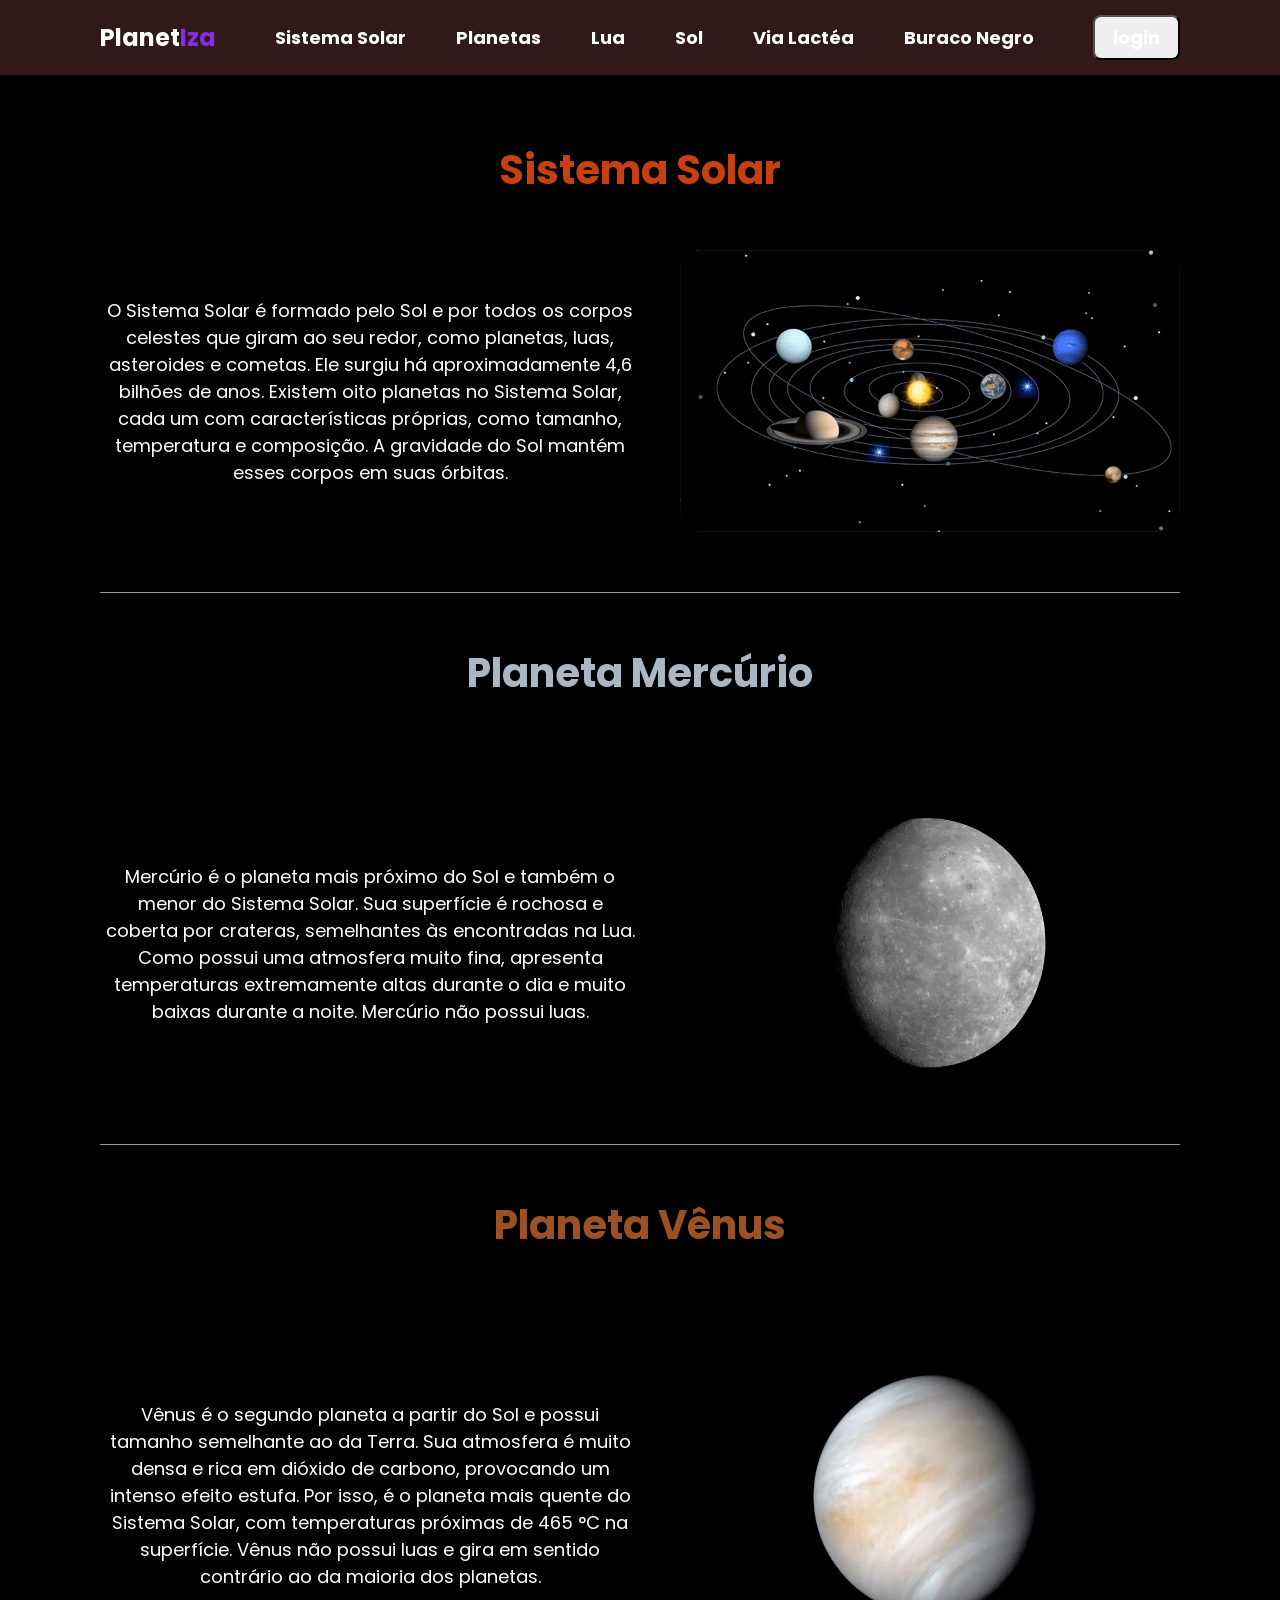
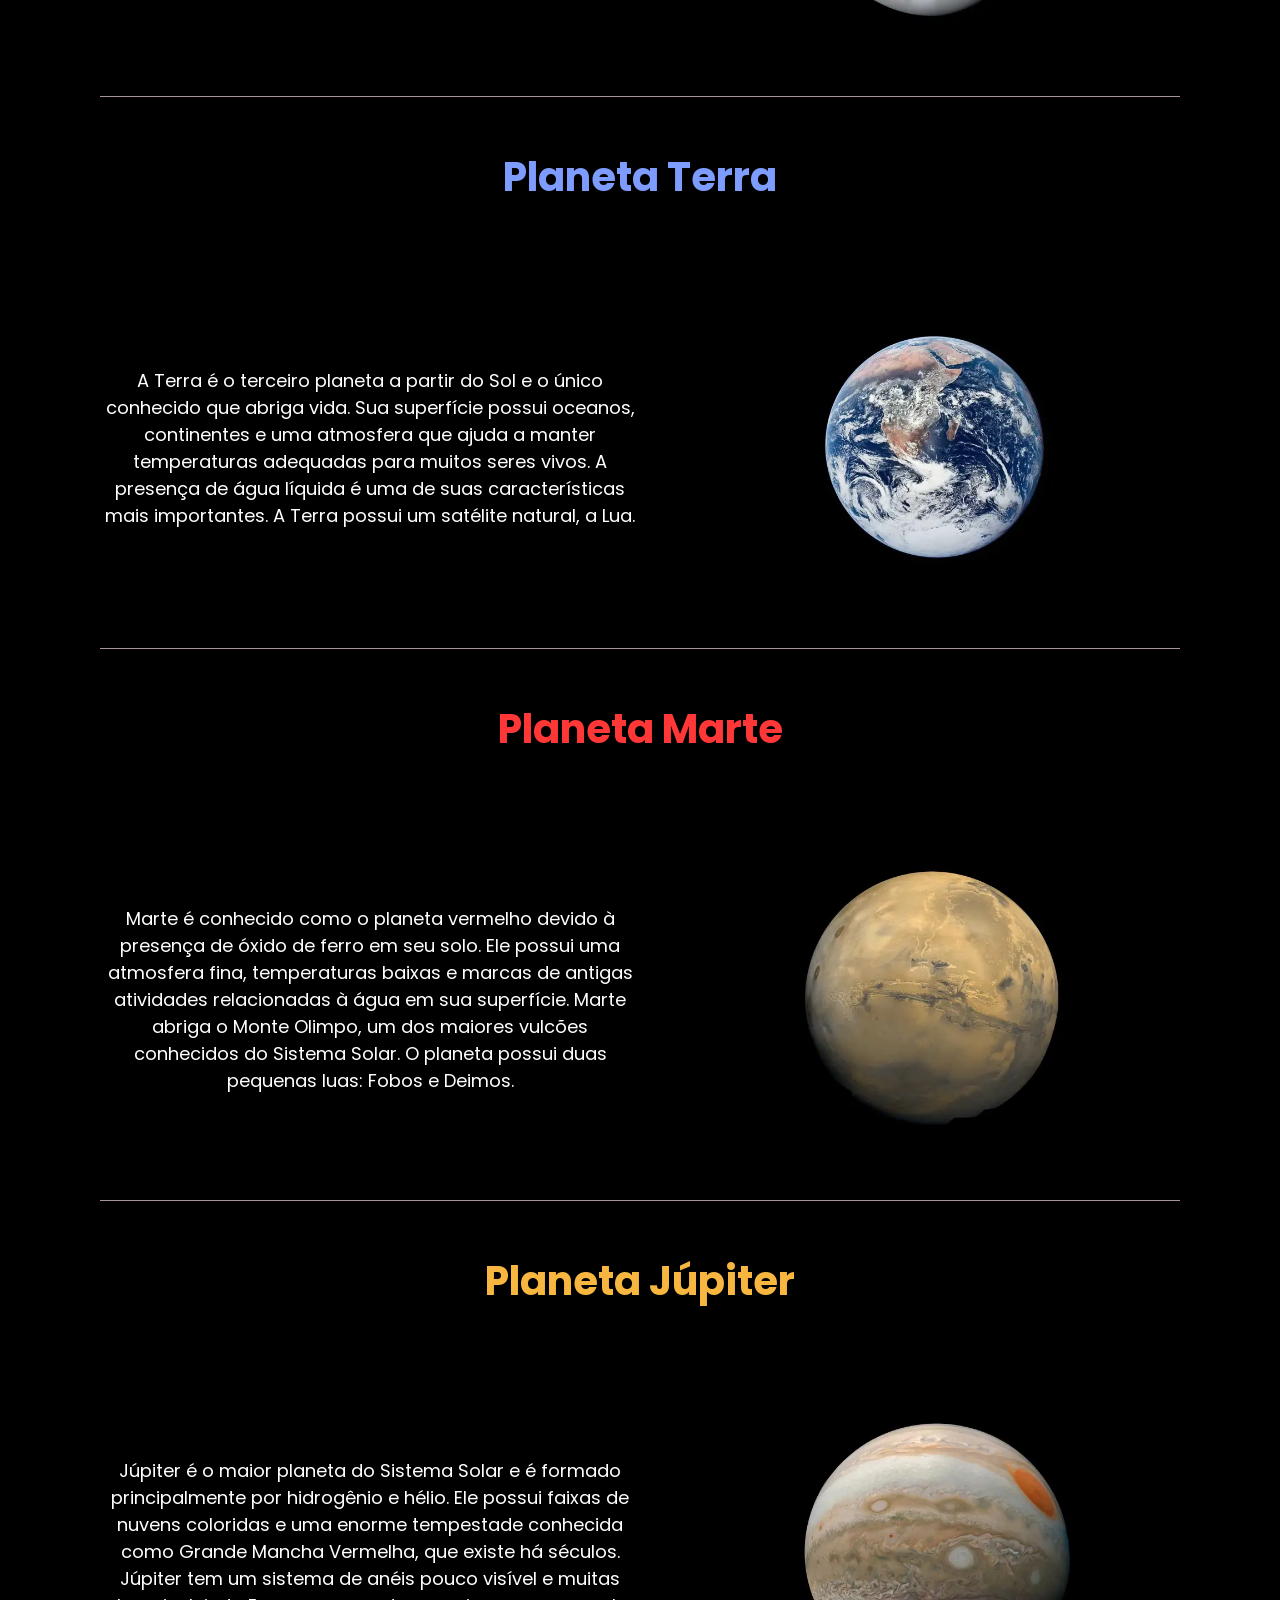
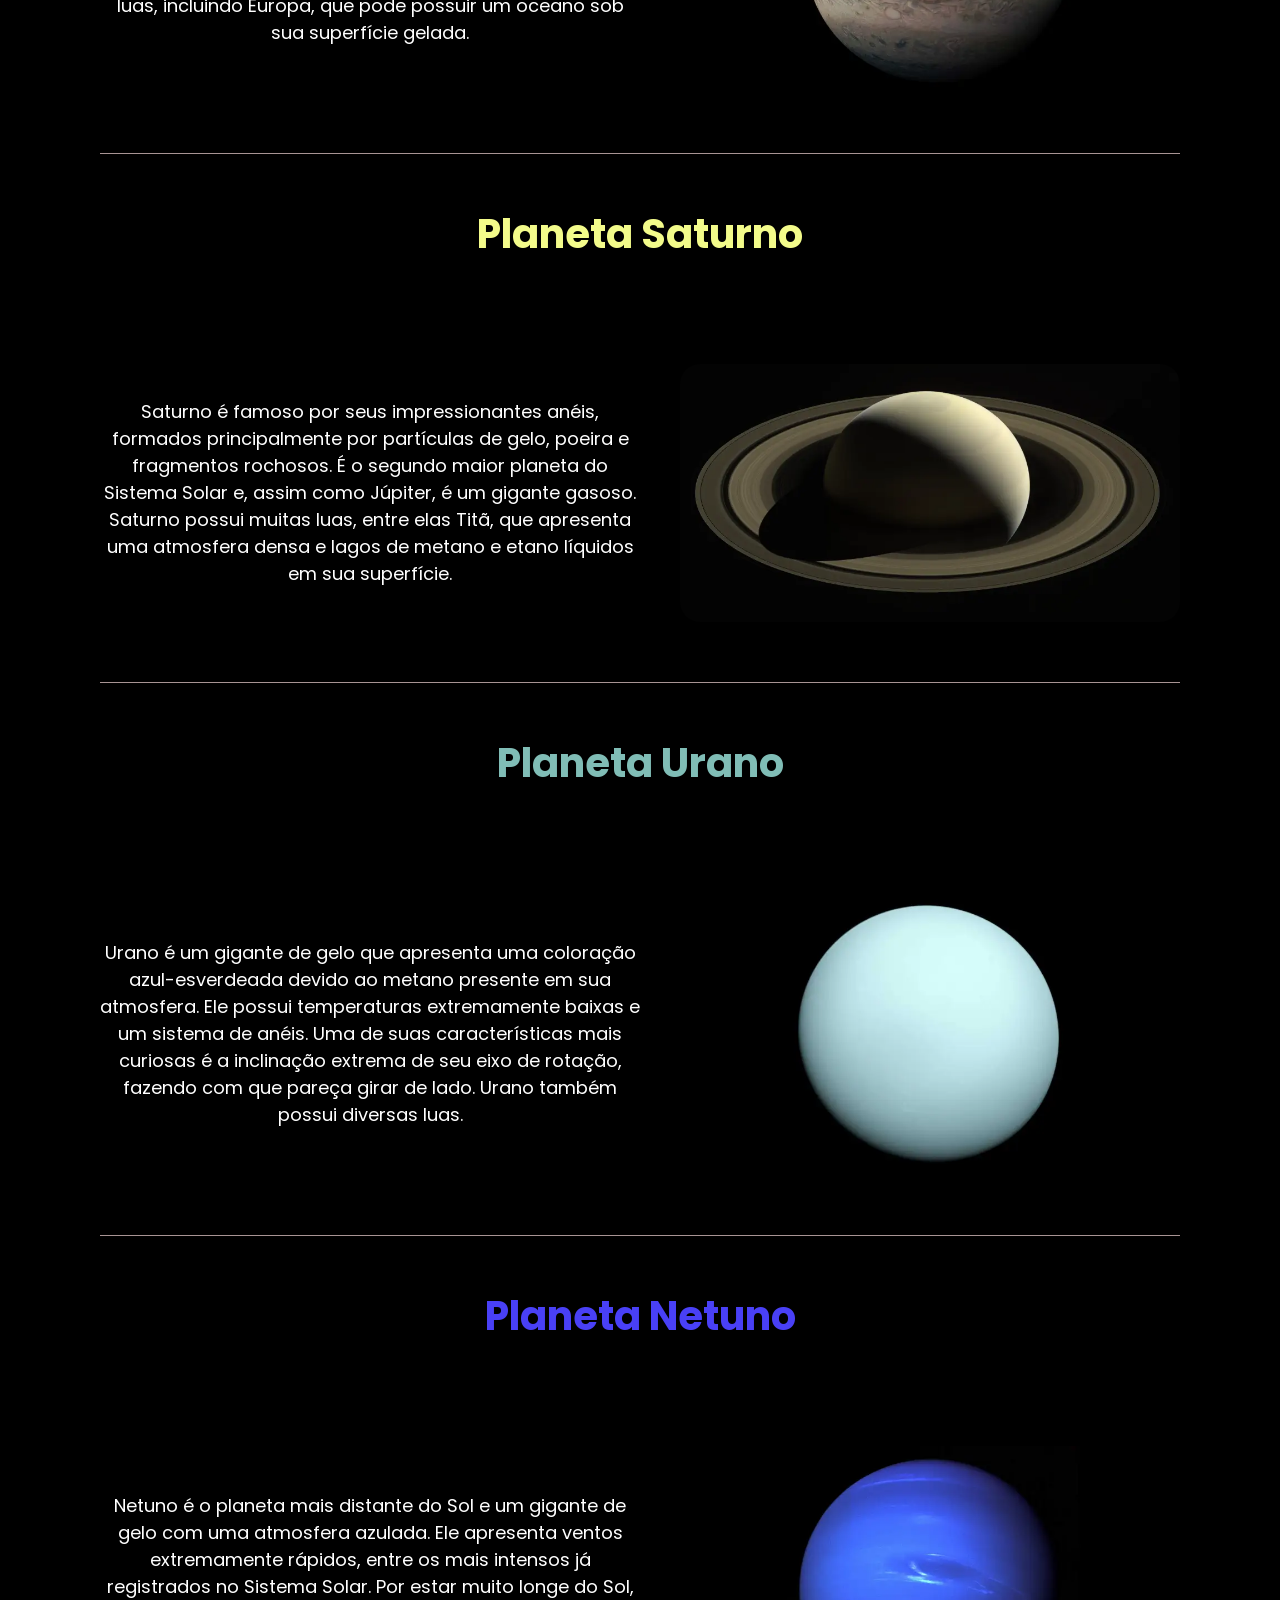
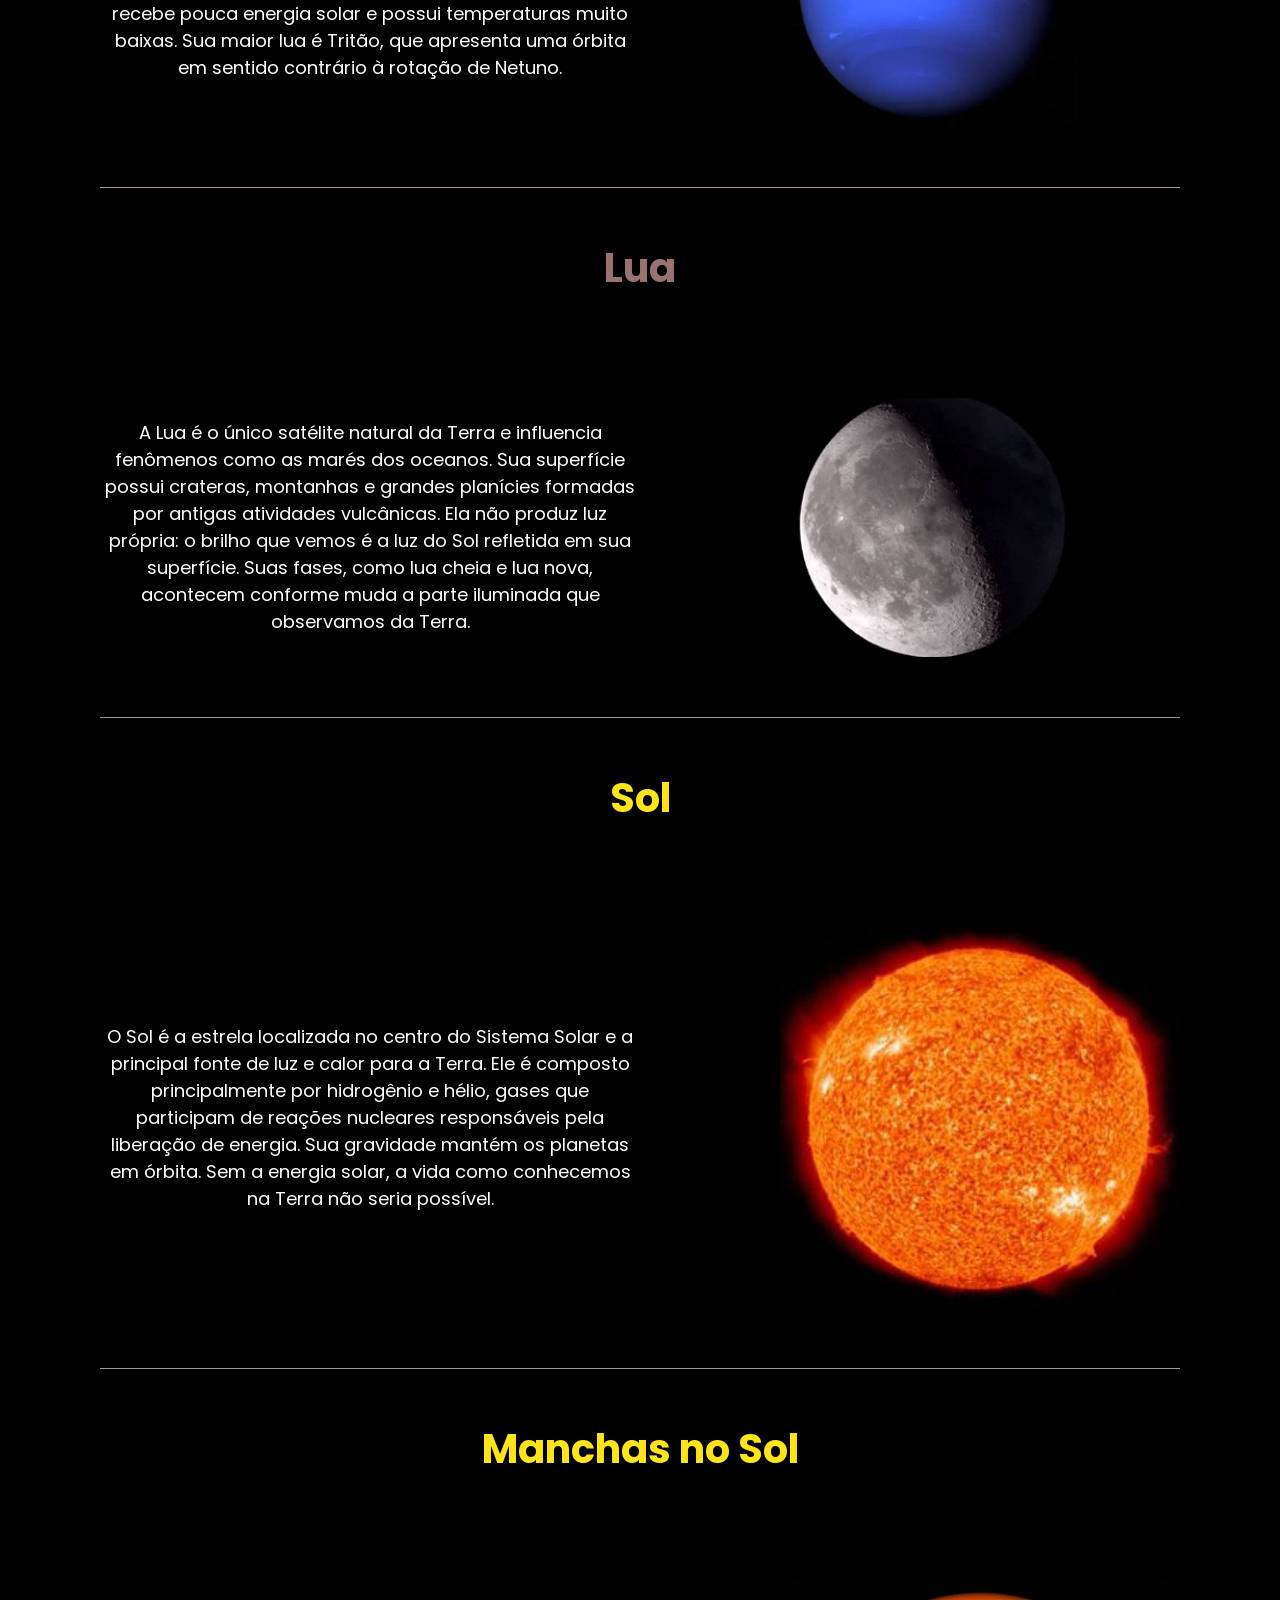
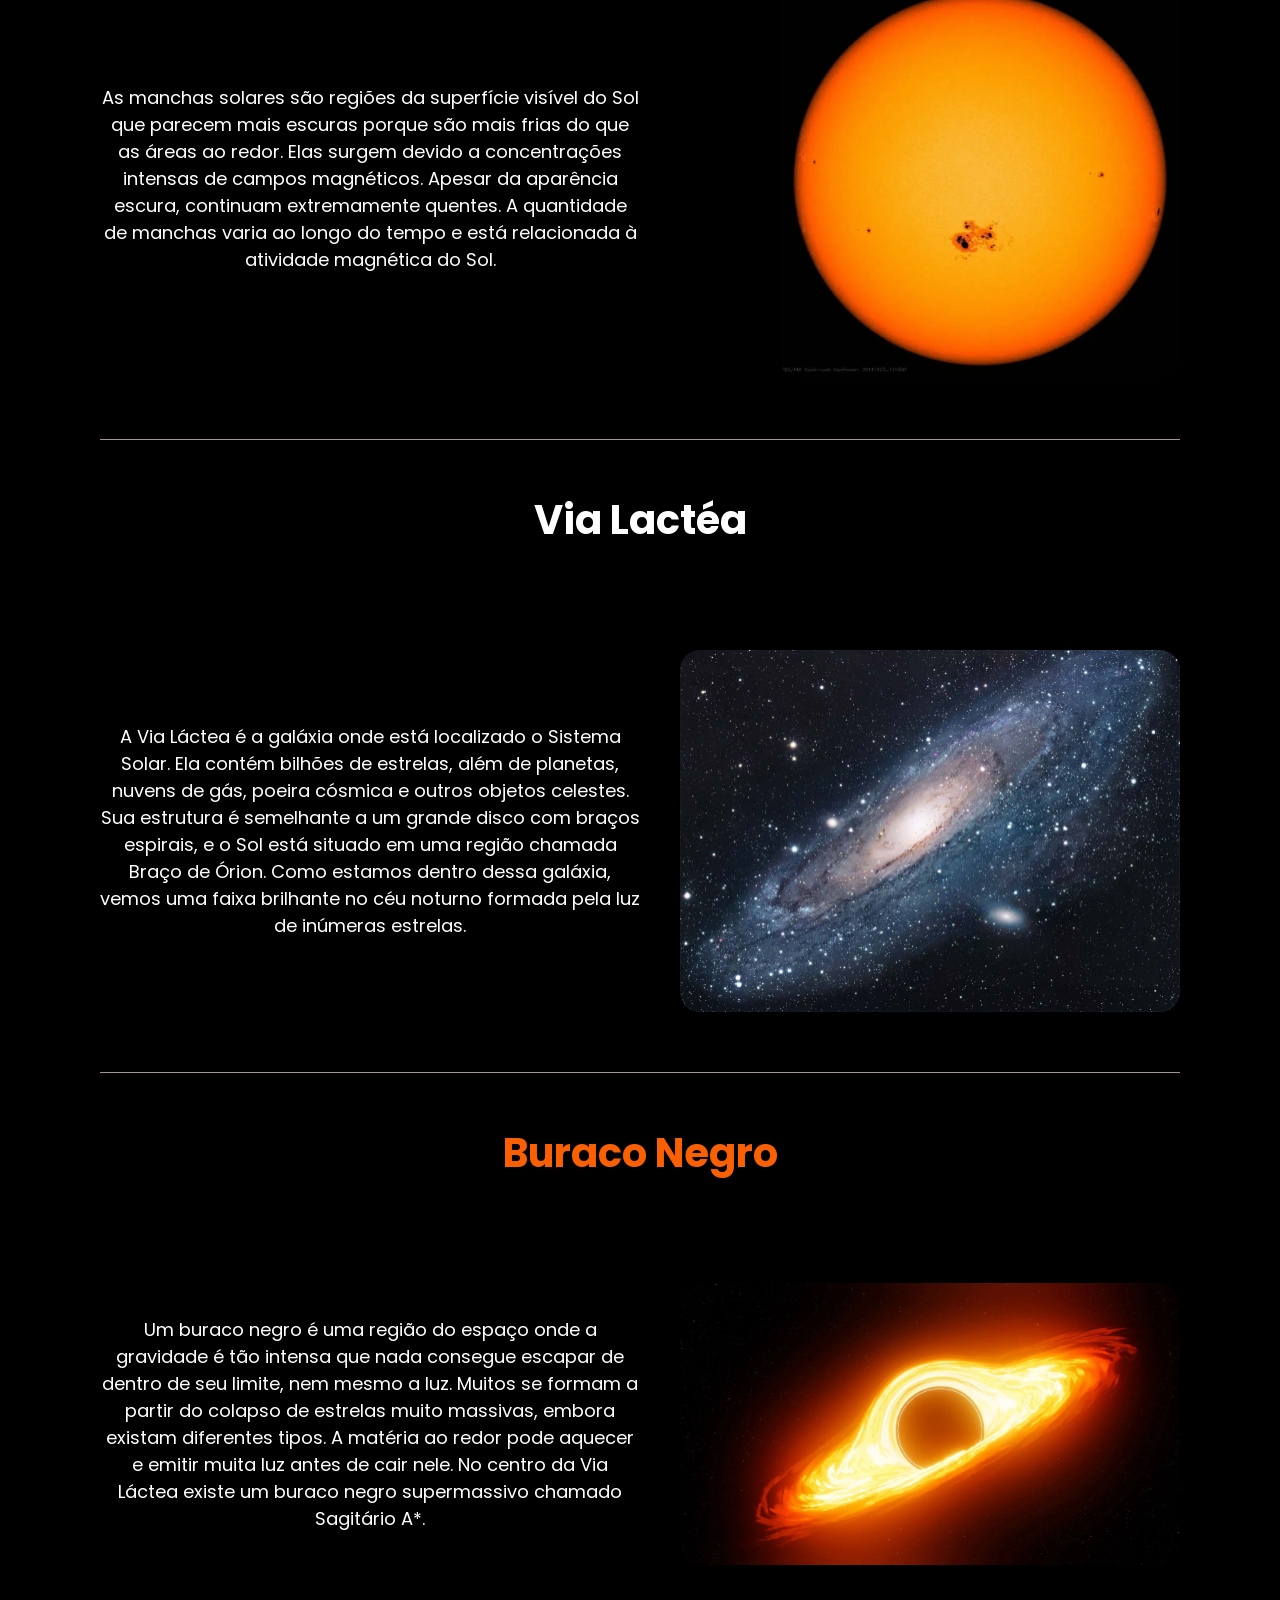
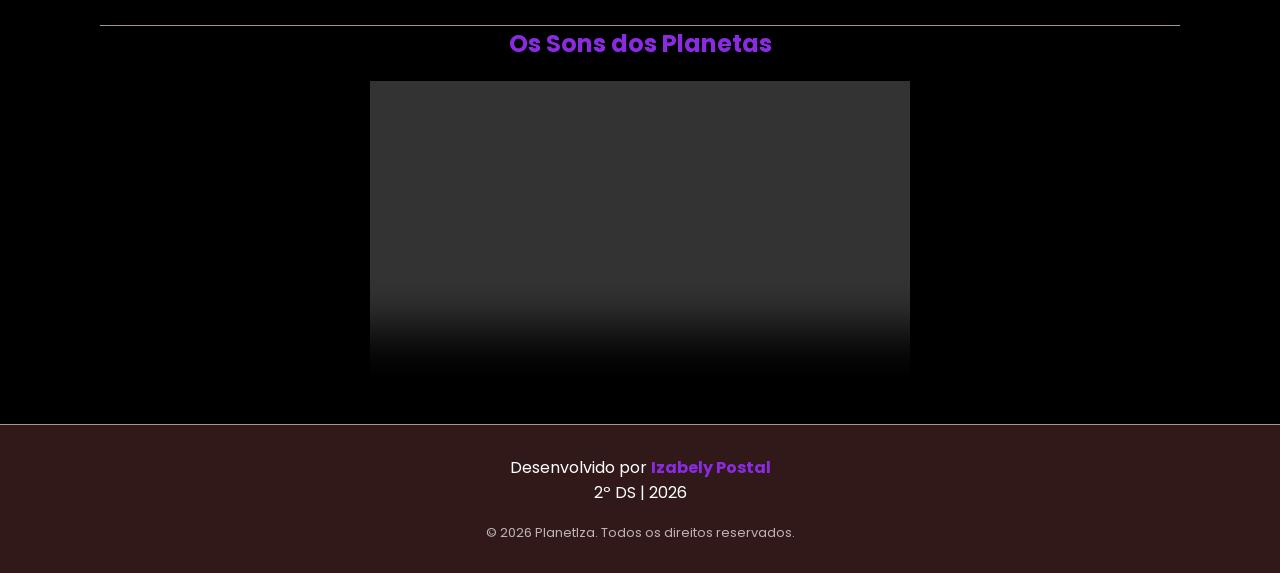
<file: index.html>
<!doctype html>
<html lang="pt-br">
  <head>
    <meta charset="UTF-8" />
    <meta name="viewport" content="width=device-width, initial-scale=1.0" />
    <title>Astronomia</title>
    <link rel="stylesheet" href="css/style.css" />
    <link rel="icon" href="fotos/luafoto.jpg" />
  </head>
  <body>
    <header class="header">
      <nav class="navbar">
        <h1 class="logo">Planet<span>Iza</span></h1>
        <ul type="none">
          <li><a href="#sistema-solar" class="ss">Sistema Solar</a></li>
          <li><a href="#mercurio" class="pl">Planetas</a></li>
          <li><a href="#lua" class="lua">Lua</a></li>
          <li><a href="#sol" class="sol">Sol</a></li>
          <li><a href="#via-lactea" class="vl">Via Lactéa</a></li>
          <li><a href="#buraco-negro" class="bn">Buraco Negro</a></li>
        </ul>
        <button class="btn-login"><a href="./login.html">login</a></button>
      </nav>
    </header>
    <main class="main">
      <section class="secao-astronomia" id="sistema-solar">
        <h2 class="titulo">Sistema Solar</h2>
        <div class="container">
          <p class="texto">
            O Sistema Solar é formado pelo Sol e por todos os corpos celestes
            que giram ao seu redor, como planetas, luas, asteroides e cometas.
            Ele surgiu há aproximadamente 4,6 bilhões de anos. Existem oito
            planetas no Sistema Solar, cada um com características próprias,
            como tamanho, temperatura e composição. A gravidade do Sol mantém
            esses corpos em suas órbitas.
          </p>
          <img src="fotos/sistemasolar.gif" alt="" class="img" />
        </div>
      </section>

      <section class="secao-astronomia" id="mercurio">
        <h2 class="titulo2">Planeta Mercúrio</h2>
        <div class="container2">
          <p class="texto2">
            Mercúrio é o planeta mais próximo do Sol e também o menor do Sistema
            Solar. Sua superfície é rochosa e coberta por crateras, semelhantes
            às encontradas na Lua. Como possui uma atmosfera muito fina,
            apresenta temperaturas extremamente altas durante o dia e muito
            baixas durante a noite. Mercúrio não possui luas.
          </p>
          <img src="fotos/mercurio.webp" alt="" class="img2" />
        </div>
      </section>

      <section class="secao-astronomia">
        <h2 class="titulo3">Planeta Vênus</h2>
        <div class="container3">
          <p class="texto3">
            Vênus é o segundo planeta a partir do Sol e possui tamanho
            semelhante ao da Terra. Sua atmosfera é muito densa e rica em
            dióxido de carbono, provocando um intenso efeito estufa. Por isso, é
            o planeta mais quente do Sistema Solar, com temperaturas próximas de
            465 °C na superfície. Vênus não possui luas e gira em sentido
            contrário ao da maioria dos planetas.
          </p>
          <img src="fotos/venus.webp" alt="" class="img3" />
        </div>
      </section>

      

      <section class="secao-astronomia">
        <h2 class="titulo5">Planeta Terra</h2>
        <div class="container5">
          <p class="texto5">
            A Terra é o terceiro planeta a partir do Sol e o único conhecido que
            abriga vida. Sua superfície possui oceanos, continentes e uma
            atmosfera que ajuda a manter temperaturas adequadas para muitos
            seres vivos. A presença de água líquida é uma de suas
            características mais importantes. A Terra possui um satélite
            natural, a Lua.
          </p>
          <img src="fotos/terra.webp" alt="" class="img5" />
        </div>
      </section>

      <section class="secao-astronomia">
        <h2 class="titulo4">Planeta Marte</h2>
        <div class="container4">
          <p class="texto4">
            Marte é conhecido como o planeta vermelho devido à presença de óxido
            de ferro em seu solo. Ele possui uma atmosfera fina, temperaturas
            baixas e marcas de antigas atividades relacionadas à água em sua
            superfície. Marte abriga o Monte Olimpo, um dos maiores vulcões
            conhecidos do Sistema Solar. O planeta possui duas pequenas luas:
            Fobos e Deimos.
          </p>
          <img src="fotos/marte.webp" alt="" class="img4" />
        </div>
      </section>

      <section class="secao-astronomia">
        <h2 class="titulo6">Planeta Júpiter</h2>
        <div class="container6">
          <p class="texto6">
            Júpiter é o maior planeta do Sistema Solar e é formado
            principalmente por hidrogênio e hélio. Ele possui faixas de nuvens
            coloridas e uma enorme tempestade conhecida como Grande Mancha
            Vermelha, que existe há séculos. Júpiter tem um sistema de anéis
            pouco visível e muitas luas, incluindo Europa, que pode possuir um
            oceano sob sua superfície gelada.
          </p>
          <img src="fotos/jupiter.webp" alt="" class="img6" />
        </div>
      </section>

      <section class="secao-astronomia">
        <h2 class="titulo7">Planeta Saturno</h2>
        <div class="container7">
          <p class="texto7">
            Saturno é famoso por seus impressionantes anéis, formados
            principalmente por partículas de gelo, poeira e fragmentos rochosos.
            É o segundo maior planeta do Sistema Solar e, assim como Júpiter, é
            um gigante gasoso. Saturno possui muitas luas, entre elas Titã, que
            apresenta uma atmosfera densa e lagos de metano e etano líquidos em
            sua superfície.
          </p>
          <img src="fotos/saturno.webp" alt="" class="img7" />
        </div>
      </section>

      <section class="secao-astronomia">
        <h2 class="titulo8">Planeta Urano</h2>
        <div class="container8">
          <p class="texto8">
            Urano é um gigante de gelo que apresenta uma coloração
            azul-esverdeada devido ao metano presente em sua atmosfera. Ele
            possui temperaturas extremamente baixas e um sistema de anéis. Uma
            de suas características mais curiosas é a inclinação extrema de seu
            eixo de rotação, fazendo com que pareça girar de lado. Urano também
            possui diversas luas.
          </p>
          <img src="fotos/urano.webp" alt="" class="img8" />
        </div>
      </section>

      <section class="secao-astronomia">
        <h2 class="titulo9">Planeta Netuno</h2>
        <div class="container9">
          <p class="texto9">
            Netuno é o planeta mais distante do Sol e um gigante de gelo com uma
            atmosfera azulada. Ele apresenta ventos extremamente rápidos, entre
            os mais intensos já registrados no Sistema Solar. Por estar muito
            longe do Sol, recebe pouca energia solar e possui temperaturas muito
            baixas. Sua maior lua é Tritão, que apresenta uma órbita em sentido
            contrário à rotação de Netuno.
          </p>
          <img src="fotos/netuno.webp" alt="" class="img9" />
        </div>
      </section>

      <section class="secao-astronomia" id="lua">
        <h2 class="titulo10">Lua</h2>
        <div class="container10">
          <p class="texto10">
            A Lua é o único satélite natural da Terra e influencia fenômenos
            como as marés dos oceanos. Sua superfície possui crateras, montanhas
            e grandes planícies formadas por antigas atividades vulcânicas. Ela
            não produz luz própria: o brilho que vemos é a luz do Sol refletida
            em sua superfície. Suas fases, como lua cheia e lua nova, acontecem
            conforme muda a parte iluminada que observamos da Terra.
          </p>
          <img src="fotos/lua.webp" alt="" class="img10" />
        </div>
      </section>

      <section class="secao-astronomia" id="sol">
        <h2 class="titulo11">Sol</h2>
        <div class="container11">
          <p class="texto11">
            O Sol é a estrela localizada no centro do Sistema Solar e a
            principal fonte de luz e calor para a Terra. Ele é composto
            principalmente por hidrogênio e hélio, gases que participam de
            reações nucleares responsáveis pela liberação de energia. Sua
            gravidade mantém os planetas em órbita. Sem a energia solar, a vida
            como conhecemos na Terra não seria possível.
          </p>
          <img src="fotos/imagem_sol.jpg" alt="" class="img11" />
        </div>
      </section>

      <section class="secao-astronomia">
        <h2 class="titulo12">Manchas no Sol</h2>
        <div class="container12">
          <p class="texto12">
            As manchas solares são regiões da superfície visível do Sol que
            parecem mais escuras porque são mais frias do que as áreas ao redor.
            Elas surgem devido a concentrações intensas de campos magnéticos.
            Apesar da aparência escura, continuam extremamente quentes. A
            quantidade de manchas varia ao longo do tempo e está relacionada à
            atividade magnética do Sol.
          </p>
          <img src="fotos/manchas_sol.webp" alt="" class="img12" />
        </div>
      </section>

      <section class="secao-astronomia" id="via-lactea">
        <h2 class="titulo13">Via Lactéa</h2>
        <div class="container13">
          <p class="texto13">
            A Via Láctea é a galáxia onde está localizado o Sistema Solar. Ela
            contém bilhões de estrelas, além de planetas, nuvens de gás, poeira
            cósmica e outros objetos celestes. Sua estrutura é semelhante a um
            grande disco com braços espirais, e o Sol está situado em uma região
            chamada Braço de Órion. Como estamos dentro dessa galáxia, vemos uma
            faixa brilhante no céu noturno formada pela luz de inúmeras
            estrelas.
          </p>
          <img src="fotos/via_lactea.jpg" alt="" class="img13" />
        </div>
      </section>

      <section class="secao-astronomia" id="buraco-negro">
        <h2 class="titulo14">Buraco Negro</h2>
        <div class="container14">
          <p class="texto14">
            Um buraco negro é uma região do espaço onde a gravidade é tão
            intensa que nada consegue escapar de dentro de seu limite, nem mesmo
            a luz. Muitos se formam a partir do colapso de estrelas muito
            massivas, embora existam diferentes tipos. A matéria ao redor pode
            aquecer e emitir muita luz antes de cair nele. No centro da Via
            Láctea existe um buraco negro supermassivo chamado Sagitário A*.
          </p>
          <img src="fotos/buraco-negro.webp" alt="" class="img14" />
        </div>
      </section>

      <h2 class="titulo-sons">Os Sons dos Planetas</h2>

      <div class="video-container">
        <video controls>
          <source src="video/videoplayback.mp4" type="video/mp4" />
          Seu navegador não consegue reproduzir este vídeo.
        </video>
      </div>
    </main>
    <footer class="rodape">
      <p>
        Desenvolvido por <strong>Izabely Postal</strong>
      </p>

      <p>2º DS | 2026</p>

      <p class="copyright">
        &copy; 2026 PlanetIza. Todos os direitos reservados.
      </p>
    </footer>
  </body>
</html>
</file>
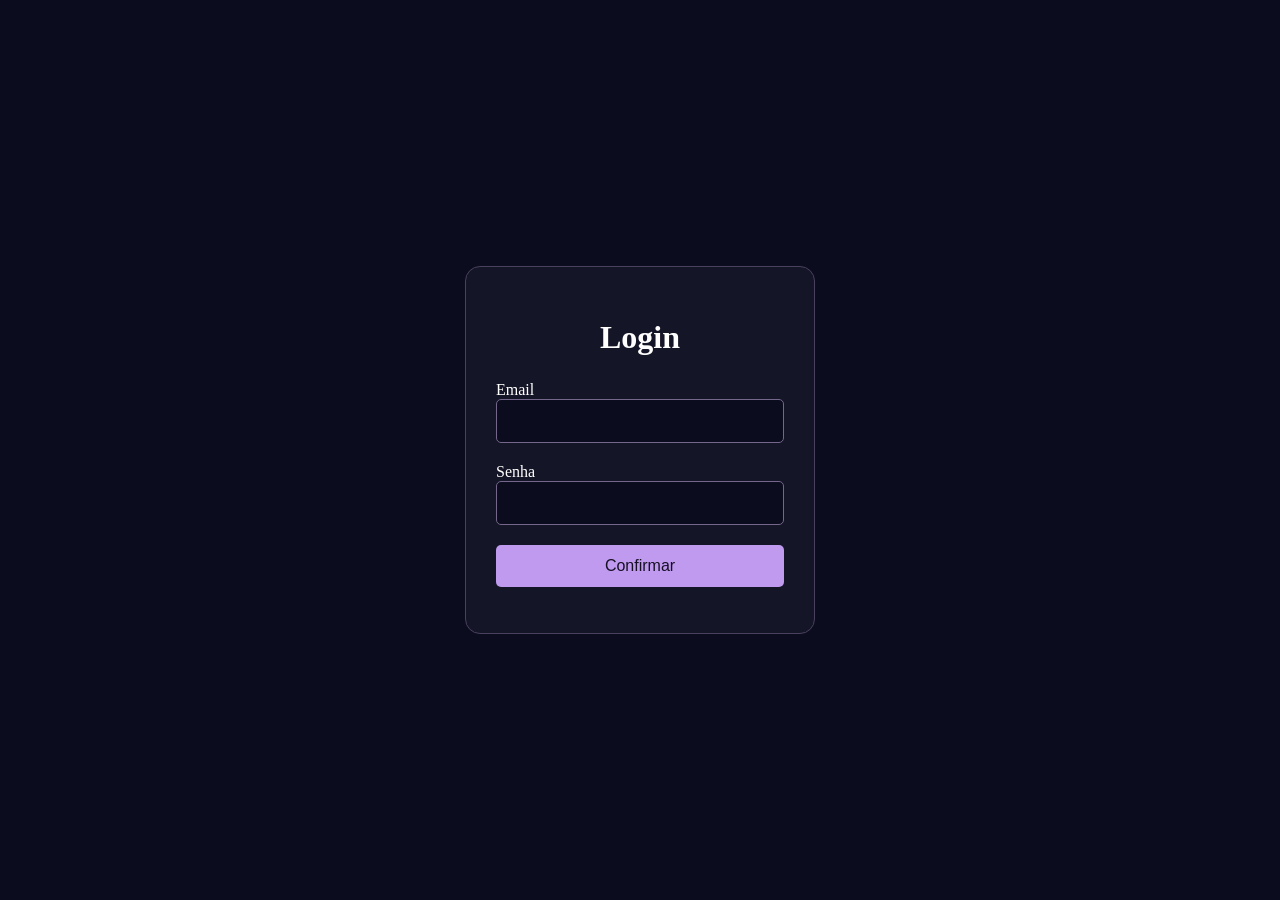
<file: login.html>
<!DOCTYPE html>
<html lang="pt-br">
<head>
    <meta charset="UTF-8">
    <meta name="viewport" content="width=, initial-scale=1.0">
    <title>Login</title>
    <link rel="stylesheet" href="./css/login.css">
</head>
<body>
    <main class="login">
        <h1>Login</h1>
        <form action="" id="formulario">
            <label for="email">Email</label>
            <input type="text" id="email" name="email" required>
            <label for="senha">Senha</label>
            <input type="password" id="senha" name="senha" required>
            <button type="submit">Confirmar</button>
            <p id="mensagem" role="alert"></p>
        </form>
    </main>
    <script src="./javascript/login.js"></script>

</body>
</html>
</file>
<file: css/style.css>
@import url('https://fonts.googleapis.com/css2?family=Lora:ital,wght@0,400..700;1,400..700&family=PT+Sans:ital,wght@0,400;0,700;1,400;1,700&family=Poppins:ital,wght@0,100;0,200;0,300;0,400;0,500;0,600;0,700;0,800;0,900;1,100;1,200;1,300;1,400;1,500;1,600;1,700;1,800;1,900&display=swap');


*{ 
  font-family: poppins;
  margin: 0;
  padding: 0;
  box-sizing: border-box;
}

html {
    scroll-behavior: smooth;
}

body{
    background-color: black;
    color: white;
    padding-top: 100px;
}

.header{
    height: 100px;
    width: 100%;
    background-color: black;
    display: flex;
    justify-content: center;
    position: fixed;
    top: 0;
    left: 0;
    z-index: 1000;
}

.navbar{
    display: flex;
    align-items: center;
    justify-content: space-between;
    width: 100%;
    height: 75%;
    padding: 0 100px;
    background-color: #311919;
}

.secao-astronomia{
    border-bottom: 0.1px solid rgb(168,148,148);
    scroll-margin-top: 100px;
}

.navbar ul{
    display: flex;
    gap: 50px;
}

.navbar a{
    color: white;
    text-decoration: none;
    font-weight: 700;
    font-size: 18px;
}

.logo{
    color: white;
}

.logo span{
    color:blueviolet
}

.btn-login{
    padding: 7px 18px;
    border-radius: 8px;
    font-weight: 700;
    cursor: pointer;
    transition: 500ms ;
}

.btn-login:hover{
    background-color: rgb(225, 215, 215);
}

.ss{
    transition: 600ms;
}

.ss:hover{
    color:rgb(228, 118, 39)
}

.pl{
    transition: 600ms;
}

.pl:hover{
    color:rgb(9, 157, 157)

}

.lua{
    transition: 600ms;
}

.lua:hover{
    color: rgb(142, 162, 180);
}

.sol{
    transition: 600ms;
}

.sol:hover{
    color:darkgoldenrod
}

.vl{
    transition: 600ms;
}

.vl:hover{
    color:rgb(154, 66, 237)
}

.bn{
    transition: 600ms;
}

.bn:hover{
    color:rgb(79, 60, 60)
}

body{
    background-color: black;
    color: white;
}

.section{
    
    border-bottom: 0.1px solid rgb(168, 148, 148);
    
}

.titulo{
    text-align: center;
    font-size: 40px;
    margin-bottom: 50px;
    color: rgb(200, 64, 15);
}

.container{
    display: flex;
    align-items: center;
    justify-content:space-between;
    margin-bottom: 60px
    
    
}

.texto{
    width: 50%;
    font-size: 18px;
    line-height: 1.5;
    text-align: center;
    
}

.img{
    width: 500px;
    height:auto;
    border-radius: 20px;
}

.main{
    padding: 40px 100px;
    width: 100%;

}

.section2{
    
    border-bottom: 0.1px solid rgb(168, 148, 148);
    
}

.titulo2{
    text-align: center;
    font-size: 40px;
    margin-bottom: 50px;
    color: rgb(171, 184, 196);
    padding: 50px 0;
}

.container2{
    display: flex;
    align-items: center;
    justify-content:space-between;
    margin-bottom: 60px
    
    
}

.texto2{
    width: 50%;
    font-size: 18px;
    line-height: 1.5;
    text-align: center;
    
}

.img2{
    width: 500px;
    height:auto;
    border-radius: 20px;
}

.section3{
    
    border-bottom: 0.1px solid rgb(168, 148, 148);
    
}

.titulo3{
    text-align: center;
    font-size: 40px;
    margin-bottom: 50px;
    color: rgb(156, 81, 37);
    padding: 50px 0;
}

.container3{
    display: flex;
    align-items: center;
    justify-content:space-between;
    margin-bottom: 60px
    
    
}

.texto3{
    width: 50%;
    font-size: 18px;
    line-height: 1.5;
    text-align: center;
    
}

.img3{
    width: 500px;
    height:auto;
    border-radius: 20px;
}


.section4{
    
    border-bottom: 0.1px solid rgb(168, 148, 148);
    
}

.titulo4{
    text-align: center;
    font-size: 40px;
    margin-bottom: 50px;
    color: rgb(255, 55, 55);
    padding: 50px 0;
}

.container4{
    display: flex;
    align-items: center;
    justify-content:space-between;
    margin-bottom: 60px
    
    
}

.texto4{
    width: 50%;
    font-size: 18px;
    line-height: 1.5;
    text-align: center;
    
}

.img4{
    width: 500px;
    height:auto;
    border-radius: 20px;
}


.section5{
    
    border-bottom: 0.1px solid rgb(168, 148, 148);
    
}

.titulo5{
    text-align: center;
    font-size: 40px;
    margin-bottom: 50px;
    color: rgb(126, 155, 254);
    padding: 50px 0;
}

.container5{
    display: flex;
    align-items: center;
    justify-content:space-between;
    margin-bottom: 60px
    
    
}

.texto5{
    width: 50%;
    font-size: 18px;
    line-height: 1.5;
    text-align: center;
    
}

.img5{
    width: 500px;
    height:auto;
    border-radius: 20px;
}

.section6{
    
    border-bottom: 0.1px solid rgb(168, 148, 148);
    
}

.titulo6{
    text-align: center;
    font-size: 40px;
    margin-bottom: 50px;
    color: rgb(246, 182, 64);
    padding: 50px 0;
}

.container6{
    display: flex;
    align-items: center;
    justify-content:space-between;
    margin-bottom: 60px
    
    
}

.texto6{
    width: 50%;
    font-size: 18px;
    line-height: 1.5;
    text-align: center;
    
}

.img6{
    width: 500px;
    height:auto;
    border-radius: 20px;
}

.section7{
    
    border-bottom: 0.1px solid rgb(168, 148, 148);
    
}

.titulo7{
    text-align: center;
    font-size: 40px;
    margin-bottom: 50px;
    color: rgb(243, 251, 138);
    padding: 50px 0;
}

.container7{
    display: flex;
    align-items: center;
    justify-content:space-between;
    margin-bottom: 60px
    
    
}

.texto7{
    width: 50%;
    font-size: 18px;
    line-height: 1.5;
    text-align: center;
    
}

.img7{
    width: 500px;
    height:auto;
    border-radius: 20px;
}

.section8{
    
    border-bottom: 0.1px solid rgb(168, 148, 148);
    
}

.titulo8{
    text-align: center;
    font-size: 40px;
    margin-bottom: 50px;
    color: rgb(128, 189, 182);
    padding: 50px 0;
}

.container8{
    display: flex;
    align-items: center;
    justify-content:space-between;
    margin-bottom: 60px
    
    
}

.texto8{
    width: 50%;
    font-size: 18px;
    line-height: 1.5;
    text-align: center;
    
}

.img8{
    width: 500px;
    height:auto;
    border-radius: 20px;
}


.section9{
    
    border-bottom: 0.1px solid rgb(168, 148, 148);
    
}

.titulo9{
    text-align: center;
    font-size: 40px;
    margin-bottom: 50px;
    color: rgb(73, 64, 246);
    padding: 50px 0;
}

.container9{
    display: flex;
    align-items: center;
    justify-content:space-between;
    margin-bottom: 60px
    
    
}

.texto9{
    width: 50%;
    font-size: 18px;
    line-height: 1.5;
    text-align: center;
    
}

.img9{
    width: 500px;
    height:auto;
    border-radius: 20px;
}

.section10{
    
    border-bottom: 0.1px solid rgb(168, 148, 148);
    
}

.titulo10{
    text-align: center;
    font-size: 40px;
    margin-bottom: 50px;
    color: rgb(155, 114, 114);
    padding: 50px 0;
}

.container10{
    display: flex;
    align-items: center;
    justify-content:space-between;
    margin-bottom: 60px
    
    
}

.texto10{
    width: 50%;
    font-size: 18px;
    line-height: 1.5;
    text-align: center;
    
}

.img10{
    width: 500px;
    height:auto;
    border-radius: 20px;
}

.section11{
    
    border-bottom: 0.1px solid rgb(168, 148, 148);
    
}

.titulo11{
    text-align: center;
    font-size: 40px;
    margin-bottom: 50px;
    color: rgb(255, 228, 25);
    padding: 50px 0;
}

.container11{
    display: flex;
    align-items: center;
    justify-content:space-between;
    margin-bottom: 60px
    
    
}

.texto11{
    width: 50%;
    font-size: 18px;
    line-height: 1.5;
    text-align: center;
    
}

.img11{
    width: 400px;
    height:auto;
    border-radius: 20px;
}

.section12{
    
    border-bottom: 0.1px solid rgb(168, 148, 148);
    
}

.titulo12{
    text-align: center;
    font-size: 40px;
    margin-bottom: 50px;
    color: rgb(255, 228, 25);
    padding: 50px 0;
}

.container12{
    display: flex;
    align-items: center;
    justify-content:space-between;
    margin-bottom: 60px
    
    
}

.texto12{
    width: 50%;
    font-size: 18px;
    line-height: 1.5;
    text-align: center;
    
}

.img12{
    width: 400px;
    height:auto;
    border-radius: 20px;
}


.section13{
    
    border-bottom: 0.1px solid rgb(168, 148, 148);
    
}

.titulo13{
    text-align: center;
    font-size: 40px;
    margin-bottom: 50px;
    color: rgb(255, 255, 255);
    padding: 50px 0;
}

.container13{
    display: flex;
    align-items: center;
    justify-content:space-between;
    margin-bottom: 60px
    
    
}

.texto13{
    width: 50%;
    font-size: 18px;
    line-height: 1.5;
    text-align: center;
    
}

.img13{
    width: 500px;
    height:auto;
    border-radius: 20px;
}


.section14{
    
    border-bottom: 0.1px solid rgb(168, 148, 148);
    
}

.titulo14{
    text-align: center;
    font-size: 40px;
    margin-bottom: 50px;
    color: rgb(251, 96, 0);
    padding: 50px 0;
}

.container14{
    display: flex;
    align-items: center;
    justify-content:space-between;
    margin-bottom: 60px
    
    
}

.texto14{
    width: 50%;
    font-size: 18px;
    line-height: 1.5;
    text-align: center;
    
}

.img14{
    width: 500px;
    height:auto;
    border-radius: 20px;
}


.video-container {
    position: relative;
    width: 50%;
    aspect-ratio: 16 / 9;
    margin: 0 auto;
}

.video-container video {
    display: block;
    width: 100%;
    height: 100%;
    object-fit: contain;
    
}

.titulo-sons {
    text-align: center;
    color: #8A2BE2;
    margin-bottom: 20px;
}



.rodape {
    width: 100%;
    background-color: #311919;
    color: white;
    text-align: center;
    padding: 30px 20px;
    border-top: 1px solid rgb(168, 148, 148);
}

}

.rodape p {
    margin: 8px 0;
    font-size: 15px;
}

.rodape strong {
    color: blueviolet;
}

.rodape .copyright {
    margin-top: 18px;
    font-size: 13px;
    color: rgb(190, 180, 180);
}
</file>
<file: css/login.css>
*{
    box-sizing: border-box;
}

body{
    margin: 0;
    min-height: 100vh;
    background-color: #0b0c1d;
    color: white;
    display: flex;
    justify-content: center;
    align-items: center;
}

.login{
    width: 350px;
    padding: 30px;
    background-color: #151528;
    border: 1px solid #49415d;
    border-radius: 15px;
}

h1{
    text-align: center;
    margin-bottom: 25px;

}

label{
    margin-bottom: 10px;

}

input{
    width: 100%;
    padding: 12px;
    margin-bottom: 20px;
    border: 1px solid #75678b;
    border-radius: 5px;
    background-color: #0b0c1d;
    color: white;
    font-size: 16px;
}

button{
    width: 100%;
    padding: 12px;
    border: none;
    border-radius: 5px;
    background-color: #bf9aef;
    color: #171025;
    font-size: 16px;
    cursor: pointer;

}
#mensagem {
    color:#ffb7c4;
    font-family: 14px;
}
</file>
